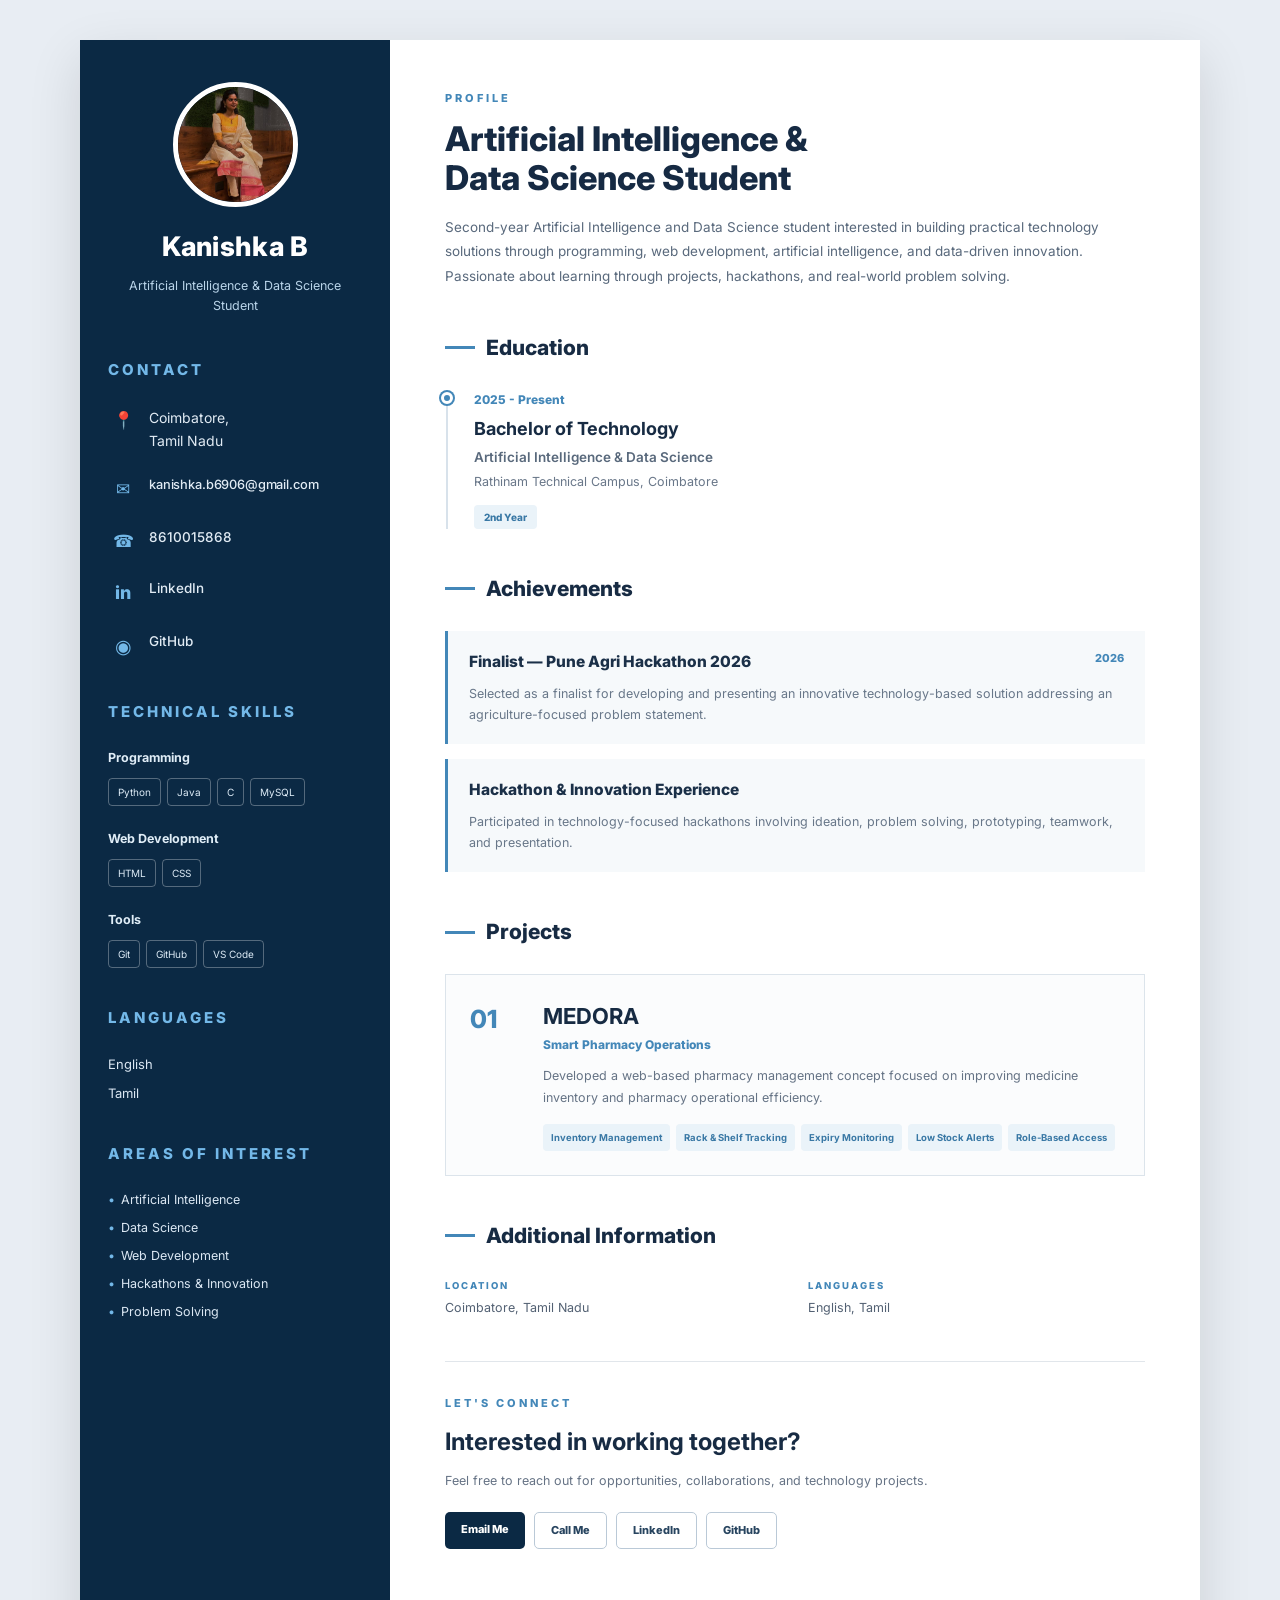
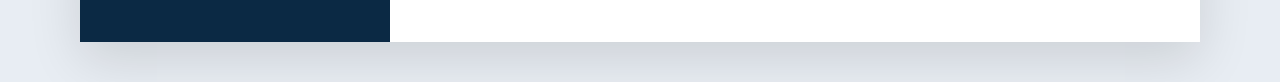
<file: index.html>
<!DOCTYPE html>
<html lang="en">

<head>

    <meta charset="UTF-8">

    <meta name="viewport" content="width=device-width, initial-scale=1.0">

    <title>Kanishka B | AI & Data Science</title>

    <!-- Google Font -->
    <link rel="preconnect" href="https://fonts.googleapis.com">
    <link rel="preconnect" href="https://fonts.gstatic.com" crossorigin>

    <link
        href="https://fonts.googleapis.com/css2?family=Inter:wght@400;500;600;700;800&display=swap"
        rel="stylesheet"
    >

    <link rel="stylesheet" href="style.css">

</head>


<body>


<div class="resume">


    <!-- =====================================================
         LEFT SIDEBAR
    ====================================================== -->

    <aside class="sidebar">


        <!-- PROFILE -->

        <div class="profile">

            <img
                src="Kanishka.jpeg"
                alt="Kanishka B"
                class="profile-photo"
            >

            <h1>
                Kanishka B
            </h1>

            <p class="designation">
                Artificial Intelligence & Data Science Student
            </p>

        </div>



        <!-- =================================================
             CONTACT
        ================================================== -->

        <div class="sidebar-section">

            <h3>CONTACT</h3>


            <!-- LOCATION -->

            <div class="contact-item">

                <span class="icon">
                    📍
                </span>

                <span class="contact-text">
                    Coimbatore,<br>
                    Tamil Nadu
                </span>

            </div>


            <!-- EMAIL -->

            <div class="contact-item">

                <span class="icon email-icon">
                    ✉
                </span>

                <a
                    href="mailto:kanishka.b6906@gmail.com"
                    class="contact-link email-link"
                >
                    kanishka.b6906@gmail.com
                </a>

            </div>


            <!-- PHONE -->

            <div class="contact-item">

                <span class="icon">
                    ☎
                </span>

                <a
                    href="tel:8610015868"
                    class="contact-link"
                >
                    8610015868
                </a>

            </div>


            <!-- LINKEDIN -->

            <div class="contact-item">

                <span class="icon linkedin-icon">
                    in
                </span>

                <a
                    href="https://www.linkedin.com/in/kanishka-b-65272b376"
                    target="_blank"
                    rel="noopener noreferrer"
                    class="contact-link"
                >
                    LinkedIn
                </a>

            </div>


            <!-- GITHUB -->

            <div class="contact-item">

                <span class="icon github-icon">
                    ◉
                </span>

                <a
                    href="https://github.com/kanishka-b06"
                    target="_blank"
                    rel="noopener noreferrer"
                    class="contact-link"
                >
                    GitHub
                </a>

            </div>


        </div>



        <!-- =================================================
             TECHNICAL SKILLS
        ================================================== -->

        <div class="sidebar-section">

            <h3>
                TECHNICAL SKILLS
            </h3>


            <div class="skill-group">

                <p>
                    Programming
                </p>

                <div class="skill-tags">

                    <span>Python</span>
                    <span>Java</span>
                    <span>C</span>
                    <span>MySQL</span>

                </div>

            </div>


            <div class="skill-group">

                <p>
                    Web Development
                </p>

                <div class="skill-tags">

                    <span>HTML</span>
                    <span>CSS</span>

                </div>

            </div>


            <div class="skill-group">

                <p>
                    Tools
                </p>

                <div class="skill-tags">

                    <span>Git</span>
                    <span>GitHub</span>
                    <span>VS Code</span>

                </div>

            </div>

        </div>



        <!-- =================================================
             LANGUAGES
        ================================================== -->

        <div class="sidebar-section">

            <h3>
                LANGUAGES
            </h3>

            <p class="language">
                English
            </p>

            <p class="language">
                Tamil
            </p>

        </div>



        <!-- =================================================
             AREAS OF INTEREST
        ================================================== -->

        <div class="sidebar-section">

            <h3>
                AREAS OF INTEREST
            </h3>

            <p class="interest">
                Artificial Intelligence
            </p>

            <p class="interest">
                Data Science
            </p>

            <p class="interest">
                Web Development
            </p>

            <p class="interest">
                Hackathons & Innovation
            </p>

            <p class="interest">
                Problem Solving
            </p>

        </div>


    </aside>



    <!-- =====================================================
         RIGHT CONTENT
    ====================================================== -->

    <main class="content">


        <!-- =================================================
             PROFILE
        ================================================== -->

        <section class="intro">

            <p class="section-label">
                PROFILE
            </p>

            <h2>
                Artificial Intelligence &<br>
                Data Science Student
            </h2>

            <p class="summary">

                Second-year Artificial Intelligence and Data Science
                student interested in building practical technology
                solutions through programming, web development,
                artificial intelligence, and data-driven innovation.
                Passionate about learning through projects, hackathons,
                and real-world problem solving.

            </p>

        </section>



        <!-- =================================================
             EDUCATION
        ================================================== -->

        <section>

            <div class="section-heading">

                <span class="line"></span>

                <h2>
                    Education
                </h2>

            </div>


            <div class="timeline-item">

                <div class="timeline-dot"></div>

                <div class="timeline-content">

                    <div class="date">
                        2025 - Present
                    </div>

                    <h3>
                        Bachelor of Technology
                    </h3>

                    <h4>
                        Artificial Intelligence & Data Science
                    </h4>

                    <p>
                        Rathinam Technical Campus, Coimbatore
                    </p>

                    <span class="status">
                        2nd Year
                    </span>

                </div>

            </div>

        </section>



        <!-- =================================================
             ACHIEVEMENTS
        ================================================== -->

        <section>

            <div class="section-heading">

                <span class="line"></span>

                <h2>
                    Achievements
                </h2>

            </div>


            <!-- ACHIEVEMENT 1 -->

            <div class="achievement">

                <div class="achievement-top">

                    <h3>
                        Finalist — Pune Agri Hackathon 2026
                    </h3>

                    <span>
                        2026
                    </span>

                </div>

                <p>

                    Selected as a finalist for developing and presenting
                    an innovative technology-based solution addressing
                    an agriculture-focused problem statement.

                </p>

            </div>


            <!-- ACHIEVEMENT 2 -->

            <div class="achievement">

                <div class="achievement-top">

                    <h3>
                        Hackathon & Innovation Experience
                    </h3>

                </div>

                <p>

                    Participated in technology-focused hackathons involving
                    ideation, problem solving, prototyping, teamwork,
                    and presentation.

                </p>

            </div>

        </section>



        <!-- =================================================
             PROJECTS
        ================================================== -->

        <section>

            <div class="section-heading">

                <span class="line"></span>

                <h2>
                    Projects
                </h2>

            </div>


            <article class="project">


                <div class="project-number">
                    01
                </div>


                <div class="project-content">

                    <h3>
                        MEDORA
                    </h3>

                    <p class="project-title">
                        Smart Pharmacy Operations
                    </p>

                    <p>

                        Developed a web-based pharmacy management concept
                        focused on improving medicine inventory and
                        pharmacy operational efficiency.

                    </p>


                    <div class="project-features">

                        <span>
                            Inventory Management
                        </span>

                        <span>
                            Rack & Shelf Tracking
                        </span>

                        <span>
                            Expiry Monitoring
                        </span>

                        <span>
                            Low Stock Alerts
                        </span>

                        <span>
                            Role-Based Access
                        </span>

                    </div>

                </div>


            </article>

        </section>



        <!-- =================================================
             ADDITIONAL INFORMATION
        ================================================== -->

        <section>

            <div class="section-heading">

                <span class="line"></span>

                <h2>
                    Additional Information
                </h2>

            </div>


            <div class="info-grid">


                <div>

                    <span class="info-label">
                        LOCATION
                    </span>

                    <p>
                        Coimbatore, Tamil Nadu
                    </p>

                </div>


                <div>

                    <span class="info-label">
                        LANGUAGES
                    </span>

                    <p>
                        English, Tamil
                    </p>

                </div>


            </div>

        </section>



        <!-- =================================================
             LET'S CONNECT
        ================================================== -->

        <section class="contact-section">

            <p class="section-label">
                LET'S CONNECT
            </p>

            <h2>
                Interested in working together?
            </h2>

            <p class="connect-description">

                Feel free to reach out for opportunities,
                collaborations, and technology projects.

            </p>


            <div class="contact-buttons">


                <a
                    href="mailto:kanishka.b6906@gmail.com"
                    class="primary-button"
                >
                    Email Me
                </a>


                <a
                    href="tel:8610015868"
                    class="secondary-button"
                >
                    Call Me
                </a>


                <a
                    href="https://www.linkedin.com/in/kanishka-b-65272b376"
                    target="_blank"
                    rel="noopener noreferrer"
                    class="secondary-button"
                >
                    LinkedIn
                </a>


                <a
                    href="https://github.com/kanishka-b06"
                    target="_blank"
                    rel="noopener noreferrer"
                    class="secondary-button"
                >
                    GitHub
                </a>


            </div>

        </section>


    </main>


</div>


</body>

</html>
</file>
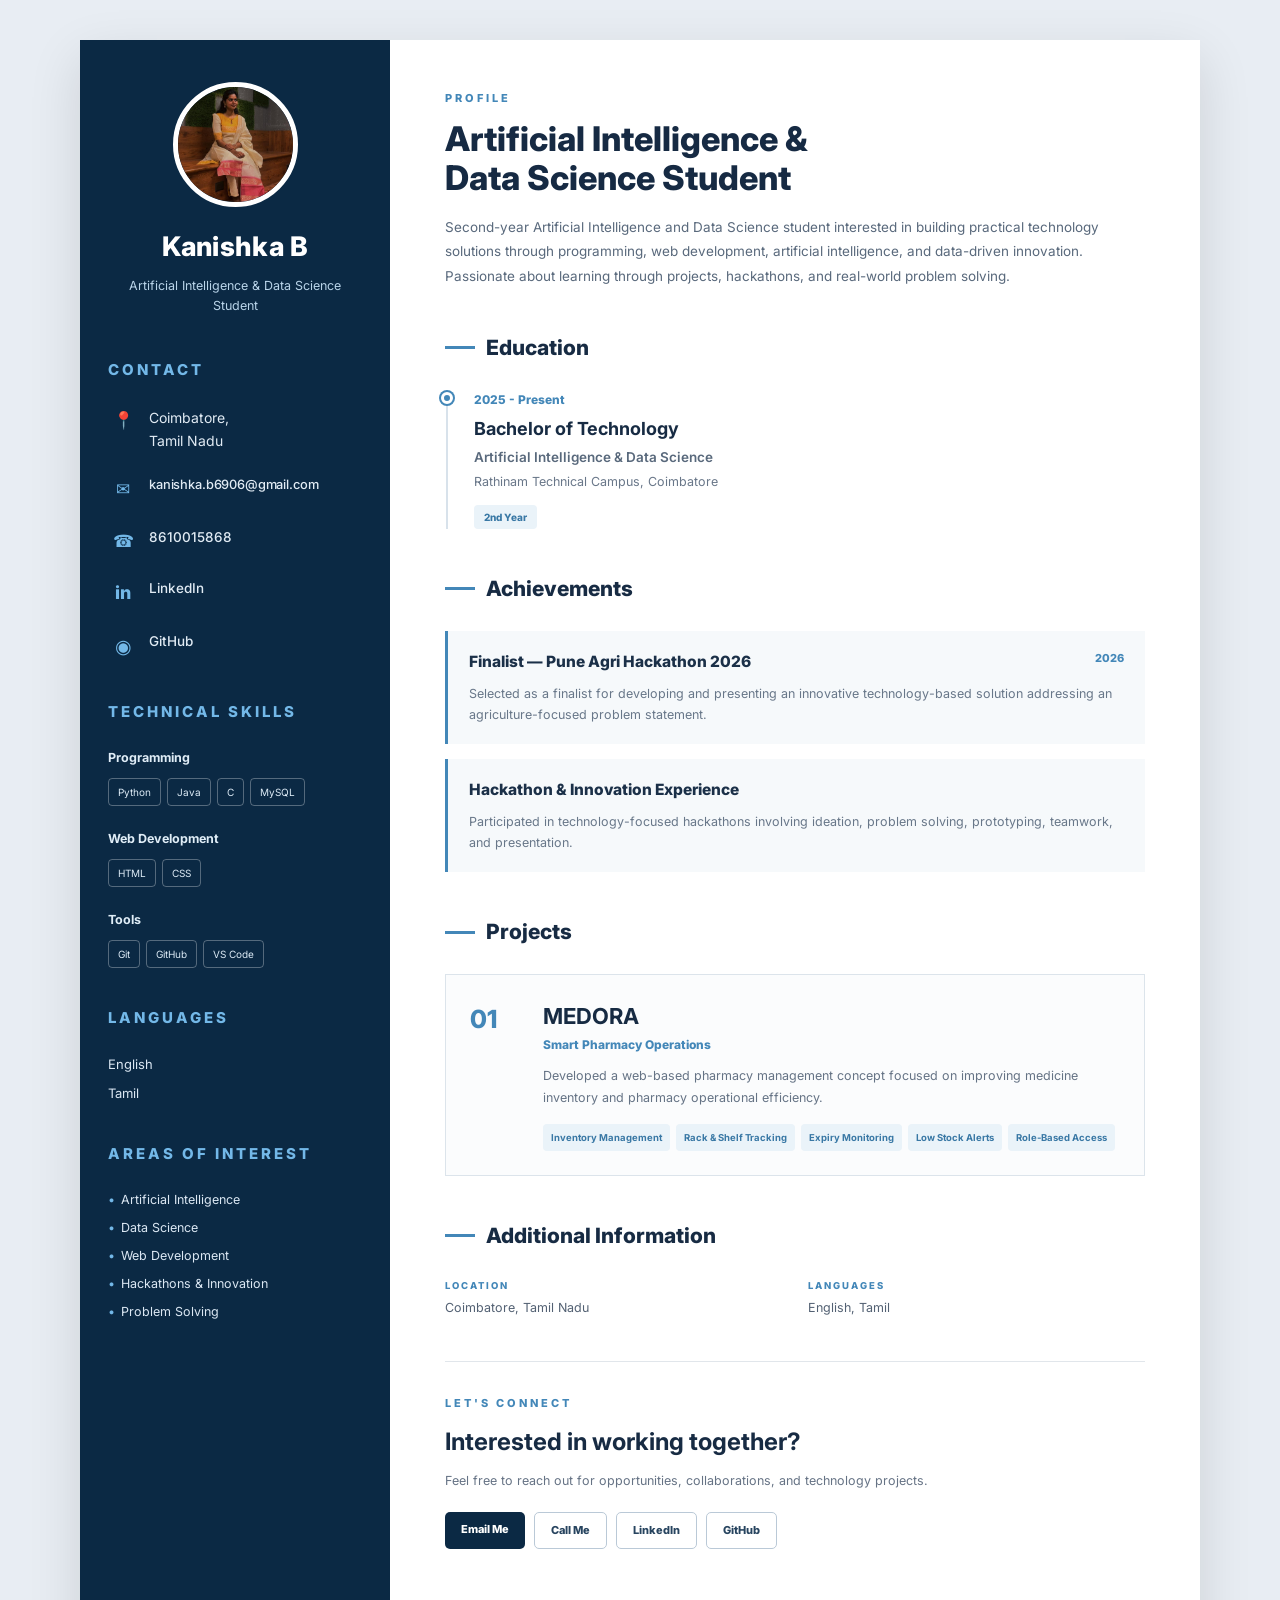
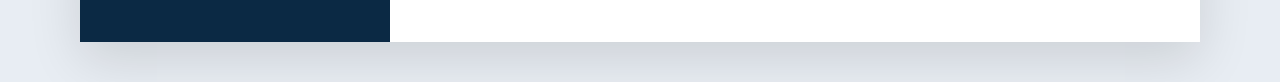
<file: web.html>
<!DOCTYPE html>
<html lang="en">

<head>

    <meta charset="UTF-8">

    <meta name="viewport" content="width=device-width, initial-scale=1.0">

    <title>Kanishka B | AI & Data Science</title>

    <!-- Google Font -->
    <link rel="preconnect" href="https://fonts.googleapis.com">
    <link rel="preconnect" href="https://fonts.gstatic.com" crossorigin>

    <link
        href="https://fonts.googleapis.com/css2?family=Inter:wght@400;500;600;700;800&display=swap"
        rel="stylesheet"
    >

    <link rel="stylesheet" href="style.css">

</head>


<body>


<div class="resume">


    <!-- =====================================================
         LEFT SIDEBAR
    ====================================================== -->

    <aside class="sidebar">


        <!-- PROFILE -->

        <div class="profile">

            <img
                src="Kanishka.jpeg"
                alt="Kanishka B"
                class="profile-photo"
            >

            <h1>
                Kanishka B
            </h1>

            <p class="designation">
                Artificial Intelligence & Data Science Student
            </p>

        </div>



        <!-- =================================================
             CONTACT
        ================================================== -->

        <div class="sidebar-section">

            <h3>CONTACT</h3>


            <!-- LOCATION -->

            <div class="contact-item">

                <span class="icon">
                    📍
                </span>

                <span class="contact-text">
                    Coimbatore,<br>
                    Tamil Nadu
                </span>

            </div>


            <!-- EMAIL -->

            <div class="contact-item">

                <span class="icon email-icon">
                    ✉
                </span>

                <a
                    href="mailto:kanishka.b6906@gmail.com"
                    class="contact-link email-link"
                >
                    kanishka.b6906@gmail.com
                </a>

            </div>


            <!-- PHONE -->

            <div class="contact-item">

                <span class="icon">
                    ☎
                </span>

                <a
                    href="tel:8610015868"
                    class="contact-link"
                >
                    8610015868
                </a>

            </div>


            <!-- LINKEDIN -->

            <div class="contact-item">

                <span class="icon linkedin-icon">
                    in
                </span>

                <a
                    href="https://www.linkedin.com/in/kanishka-b-65272b376"
                    target="_blank"
                    rel="noopener noreferrer"
                    class="contact-link"
                >
                    LinkedIn
                </a>

            </div>


            <!-- GITHUB -->

            <div class="contact-item">

                <span class="icon github-icon">
                    ◉
                </span>

                <a
                    href="https://github.com/kanishka-b06"
                    target="_blank"
                    rel="noopener noreferrer"
                    class="contact-link"
                >
                    GitHub
                </a>

            </div>


        </div>



        <!-- =================================================
             TECHNICAL SKILLS
        ================================================== -->

        <div class="sidebar-section">

            <h3>
                TECHNICAL SKILLS
            </h3>


            <div class="skill-group">

                <p>
                    Programming
                </p>

                <div class="skill-tags">

                    <span>Python</span>
                    <span>Java</span>
                    <span>C</span>
                    <span>MySQL</span>

                </div>

            </div>


            <div class="skill-group">

                <p>
                    Web Development
                </p>

                <div class="skill-tags">

                    <span>HTML</span>
                    <span>CSS</span>

                </div>

            </div>


            <div class="skill-group">

                <p>
                    Tools
                </p>

                <div class="skill-tags">

                    <span>Git</span>
                    <span>GitHub</span>
                    <span>VS Code</span>

                </div>

            </div>

        </div>



        <!-- =================================================
             LANGUAGES
        ================================================== -->

        <div class="sidebar-section">

            <h3>
                LANGUAGES
            </h3>

            <p class="language">
                English
            </p>

            <p class="language">
                Tamil
            </p>

        </div>



        <!-- =================================================
             AREAS OF INTEREST
        ================================================== -->

        <div class="sidebar-section">

            <h3>
                AREAS OF INTEREST
            </h3>

            <p class="interest">
                Artificial Intelligence
            </p>

            <p class="interest">
                Data Science
            </p>

            <p class="interest">
                Web Development
            </p>

            <p class="interest">
                Hackathons & Innovation
            </p>

            <p class="interest">
                Problem Solving
            </p>

        </div>


    </aside>



    <!-- =====================================================
         RIGHT CONTENT
    ====================================================== -->

    <main class="content">


        <!-- =================================================
             PROFILE
        ================================================== -->

        <section class="intro">

            <p class="section-label">
                PROFILE
            </p>

            <h2>
                Artificial Intelligence &<br>
                Data Science Student
            </h2>

            <p class="summary">

                Second-year Artificial Intelligence and Data Science
                student interested in building practical technology
                solutions through programming, web development,
                artificial intelligence, and data-driven innovation.
                Passionate about learning through projects, hackathons,
                and real-world problem solving.

            </p>

        </section>



        <!-- =================================================
             EDUCATION
        ================================================== -->

        <section>

            <div class="section-heading">

                <span class="line"></span>

                <h2>
                    Education
                </h2>

            </div>


            <div class="timeline-item">

                <div class="timeline-dot"></div>

                <div class="timeline-content">

                    <div class="date">
                        2025 - Present
                    </div>

                    <h3>
                        Bachelor of Technology
                    </h3>

                    <h4>
                        Artificial Intelligence & Data Science
                    </h4>

                    <p>
                        Rathinam Technical Campus, Coimbatore
                    </p>

                    <span class="status">
                        2nd Year
                    </span>

                </div>

            </div>

        </section>



        <!-- =================================================
             ACHIEVEMENTS
        ================================================== -->

        <section>

            <div class="section-heading">

                <span class="line"></span>

                <h2>
                    Achievements
                </h2>

            </div>


            <!-- ACHIEVEMENT 1 -->

            <div class="achievement">

                <div class="achievement-top">

                    <h3>
                        Finalist — Pune Agri Hackathon 2026
                    </h3>

                    <span>
                        2026
                    </span>

                </div>

                <p>

                    Selected as a finalist for developing and presenting
                    an innovative technology-based solution addressing
                    an agriculture-focused problem statement.

                </p>

            </div>


            <!-- ACHIEVEMENT 2 -->

            <div class="achievement">

                <div class="achievement-top">

                    <h3>
                        Hackathon & Innovation Experience
                    </h3>

                </div>

                <p>

                    Participated in technology-focused hackathons involving
                    ideation, problem solving, prototyping, teamwork,
                    and presentation.

                </p>

            </div>

        </section>



        <!-- =================================================
             PROJECTS
        ================================================== -->

        <section>

            <div class="section-heading">

                <span class="line"></span>

                <h2>
                    Projects
                </h2>

            </div>


            <article class="project">


                <div class="project-number">
                    01
                </div>


                <div class="project-content">

                    <h3>
                        MEDORA
                    </h3>

                    <p class="project-title">
                        Smart Pharmacy Operations
                    </p>

                    <p>

                        Developed a web-based pharmacy management concept
                        focused on improving medicine inventory and
                        pharmacy operational efficiency.

                    </p>


                    <div class="project-features">

                        <span>
                            Inventory Management
                        </span>

                        <span>
                            Rack & Shelf Tracking
                        </span>

                        <span>
                            Expiry Monitoring
                        </span>

                        <span>
                            Low Stock Alerts
                        </span>

                        <span>
                            Role-Based Access
                        </span>

                    </div>

                </div>


            </article>

        </section>



        <!-- =================================================
             ADDITIONAL INFORMATION
        ================================================== -->

        <section>

            <div class="section-heading">

                <span class="line"></span>

                <h2>
                    Additional Information
                </h2>

            </div>


            <div class="info-grid">


                <div>

                    <span class="info-label">
                        LOCATION
                    </span>

                    <p>
                        Coimbatore, Tamil Nadu
                    </p>

                </div>


                <div>

                    <span class="info-label">
                        LANGUAGES
                    </span>

                    <p>
                        English, Tamil
                    </p>

                </div>


            </div>

        </section>



        <!-- =================================================
             LET'S CONNECT
        ================================================== -->

        <section class="contact-section">

            <p class="section-label">
                LET'S CONNECT
            </p>

            <h2>
                Interested in working together?
            </h2>

            <p class="connect-description">

                Feel free to reach out for opportunities,
                collaborations, and technology projects.

            </p>


            <div class="contact-buttons">


                <a
                    href="mailto:kanishka.b6906@gmail.com"
                    class="primary-button"
                >
                    Email Me
                </a>


                <a
                    href="tel:8610015868"
                    class="secondary-button"
                >
                    Call Me
                </a>


                <a
                    href="https://www.linkedin.com/in/kanishka-b-65272b376"
                    target="_blank"
                    rel="noopener noreferrer"
                    class="secondary-button"
                >
                    LinkedIn
                </a>


                <a
                    href="https://github.com/kanishka-b06"
                    target="_blank"
                    rel="noopener noreferrer"
                    class="secondary-button"
                >
                    GitHub
                </a>


            </div>

        </section>


    </main>


</div>


</body>

</html>
</file>
<file: style.css>
/* =========================================================
   RESET
========================================================= */

* {
    margin: 0;
    padding: 0;
    box-sizing: border-box;
}


/* =========================================================
   BODY
========================================================= */

body {
    font-family: "Inter", sans-serif;
    background: #e8edf3;
    color: #172033;
    line-height: 1.6;
}


/* =========================================================
   MAIN RESUME
========================================================= */

.resume {
    width: 1120px;
    max-width: 95%;
    margin: 40px auto;

    display: grid;

    grid-template-columns: 310px 1fr;

    background: #ffffff;

    box-shadow:
        0 18px 50px rgba(0, 0, 0, 0.12);
}


/* =========================================================
   LEFT SIDEBAR
========================================================= */

.sidebar {
    background: #0b2944;

    color: #ffffff;

    padding: 42px 28px;

    min-height: 100%;
}


/* =========================================================
   PROFILE
========================================================= */

.profile {
    text-align: center;

    margin-bottom: 42px;
}


.profile-photo {
    width: 125px;
    height: 125px;

    object-fit: cover;

    border-radius: 50%;

    border: 5px solid #ffffff;

    margin-bottom: 18px;

    display: block;

    margin-left: auto;
    margin-right: auto;
}


.profile h1 {
    font-size: 27px;

    font-weight: 800;

    letter-spacing: 0.3px;

    margin-bottom: 8px;
}


.designation {
    font-size: 12.5px;

    line-height: 1.6;

    color: #b9d4e9;

    max-width: 230px;

    margin: auto;
}


/* =========================================================
   SIDEBAR SECTIONS
========================================================= */

.sidebar-section {
    margin-bottom: 38px;
}


.sidebar-section h3 {
    color: #73b8e8;

    font-size: 15px;

    letter-spacing: 3px;

    font-weight: 800;

    margin-bottom: 24px;
}


/* =========================================================
   CONTACT
========================================================= */

.contact-item {
    display: flex;

    align-items: flex-start;

    gap: 11px;

    margin-bottom: 23px;

    min-width: 0;
}


.icon {
    width: 30px;

    min-width: 30px;

    color: #73b8e8;

    font-size: 17px;

    text-align: center;

    padding-top: 1px;
}


/* =========================================================
   CONTACT TEXT
========================================================= */

.contact-text {
    color: #e1ebf4;

    font-size: 14px;

    line-height: 1.65;
}


/*
   IMPORTANT:
   Prevent email from becoming blue/purple.
*/

.contact-link {
    color: #e1ebf4;

    text-decoration: none;

    font-size: 13.5px;

    font-weight: 500;

    line-height: 1.5;

    white-space: nowrap;

    transition:
        color 0.25s ease,
        transform 0.25s ease;
}


.contact-link:hover {
    color: #ffffff;
}


/* Email */

.email-link {
    font-size: 12.8px;

    letter-spacing: -0.15px;
}


/* LinkedIn */

.linkedin-icon {
    font-weight: 800;

    font-size: 18px;
}


/* GitHub */

.github-icon {
    font-size: 19px;
}


/* =========================================================
   TECHNICAL SKILLS
========================================================= */

.skill-group {
    margin-bottom: 23px;
}


.skill-group p {
    font-size: 12.5px;

    font-weight: 700;

    color: #e0edf7;

    margin-bottom: 10px;
}


.skill-tags {
    display: flex;

    flex-wrap: wrap;

    gap: 6px;
}


.skill-tags span {
    border: 1px solid rgba(255, 255, 255, 0.30);

    color: #dceaf5;

    padding: 5px 9px;

    border-radius: 4px;

    font-size: 10px;

    transition:
        background 0.25s ease,
        border-color 0.25s ease;
}


.skill-tags span:hover {
    background: rgba(255, 255, 255, 0.08);

    border-color: #73b8e8;
}


/* =========================================================
   LANGUAGES
========================================================= */

.language {
    color: #dbe7f3;

    font-size: 13px;

    margin-bottom: 8px;
}


/* =========================================================
   AREAS OF INTEREST
========================================================= */

.interest {
    color: #dbe7f3;

    font-size: 12.5px;

    margin-bottom: 8px;

    padding-left: 13px;

    position: relative;
}


.interest::before {
    content: "•";

    position: absolute;

    left: 0;

    color: #73b8e8;
}


/* =========================================================
   RIGHT CONTENT
========================================================= */

.content {
    background: #ffffff;

    padding: 50px 55px;
}


/* =========================================================
   PROFILE
========================================================= */

.intro {
    margin-bottom: 43px;
}


.section-label {
    font-size: 11px;

    font-weight: 800;

    letter-spacing: 3px;

    color: #4387b8;

    margin-bottom: 11px;
}


.intro h2 {
    font-size: 34px;

    line-height: 1.17;

    color: #162a43;

    margin-bottom: 17px;

    font-weight: 800;
}


.summary {
    color: #59697c;

    font-size: 13.5px;

    max-width: 720px;

    line-height: 1.8;
}


/* =========================================================
   CONTENT SECTIONS
========================================================= */

.content section {
    margin-bottom: 43px;
}


.section-heading {
    display: flex;

    align-items: center;

    gap: 11px;

    margin-bottom: 25px;
}


.section-heading .line {
    width: 30px;

    height: 3px;

    background: #4387b8;

    flex-shrink: 0;
}


.section-heading h2 {
    font-size: 21px;

    color: #172b43;

    font-weight: 800;
}


/* =========================================================
   EDUCATION TIMELINE
========================================================= */

.timeline-item {
    position: relative;

    padding-left: 26px;

    border-left: 2px solid #d8e2eb;

    margin-left: 1px;
}


.timeline-dot {
    position: absolute;

    left: -7px;

    top: 2px;

    width: 12px;

    height: 12px;

    border-radius: 50%;

    background: #4387b8;

    border: 3px solid #ffffff;

    box-shadow:
        0 0 0 2px #4387b8;
}


.date {
    color: #4387b8;

    font-size: 12px;

    font-weight: 800;

    margin-bottom: 6px;
}


.timeline-content h3 {
    font-size: 18px;

    color: #172b43;

    margin-bottom: 3px;
}


.timeline-content h4 {
    font-size: 13.5px;

    color: #59697c;

    font-weight: 600;

    margin-bottom: 4px;
}


.timeline-content p {
    font-size: 12.5px;

    color: #697789;

    margin-bottom: 11px;
}


.status {
    display: inline-block;

    background: #eaf3f9;

    color: #3978a5;

    padding: 4px 10px;

    border-radius: 4px;

    font-size: 10px;

    font-weight: 800;
}


/* =========================================================
   ACHIEVEMENTS
========================================================= */

.achievement {
    padding: 19px 21px;

    border-left: 3px solid #4387b8;

    background: #f6f9fb;

    margin-bottom: 15px;

    transition:
        transform 0.25s ease,
        box-shadow 0.25s ease;
}


.achievement:hover {
    transform: translateX(3px);

    box-shadow:
        0 5px 18px rgba(0, 0, 0, 0.06);
}


.achievement-top {
    display: flex;

    justify-content: space-between;

    align-items: flex-start;

    gap: 20px;

    margin-bottom: 8px;
}


.achievement h3 {
    color: #1b3048;

    font-size: 15.5px;

    font-weight: 800;
}


.achievement-top span {
    color: #4387b8;

    font-size: 11px;

    font-weight: 800;

    white-space: nowrap;
}


.achievement p {
    color: #687789;

    font-size: 12.5px;

    line-height: 1.7;
}


/* =========================================================
   PROJECT
========================================================= */

.project {
    display: grid;

    grid-template-columns: 55px 1fr;

    gap: 18px;

    border: 1px solid #dce4eb;

    padding: 24px;

    background: #fbfcfd;

    transition:
        transform 0.25s ease,
        box-shadow 0.25s ease;
}


.project:hover {
    transform: translateY(-2px);

    box-shadow:
        0 8px 25px rgba(0, 0, 0, 0.06);
}


.project-number {
    font-size: 25px;

    color: #4387b8;

    font-weight: 800;
}


.project-content h3 {
    font-size: 22px;

    color: #172b43;

    margin-bottom: 1px;
}


.project-title {
    color: #4387b8;

    font-size: 12px;

    font-weight: 800;

    margin-bottom: 11px;
}


.project-content > p:not(.project-title) {
    font-size: 12.5px;

    color: #657385;

    line-height: 1.7;

    margin-bottom: 16px;
}


.project-features {
    display: flex;

    flex-wrap: wrap;

    gap: 6px;
}


.project-features span {
    background: #eaf3f9;

    color: #3978a5;

    padding: 6px 8px;

    border-radius: 4px;

    font-size: 9.5px;

    font-weight: 700;
}


/* =========================================================
   ADDITIONAL INFORMATION
========================================================= */

.info-grid {
    display: grid;

    grid-template-columns: 1fr 1fr;

    gap: 25px;
}


.info-label {
    display: block;

    font-size: 9.5px;

    letter-spacing: 2px;

    font-weight: 800;

    color: #4387b8;

    margin-bottom: 5px;
}


.info-grid p {
    color: #536173;

    font-size: 12.5px;
}


/* =========================================================
   LET'S CONNECT
========================================================= */

.contact-section {
    border-top: 1px solid #e1e6eb;

    padding-top: 33px;
}


.contact-section h2 {
    font-size: 24px;

    color: #172b43;

    margin-bottom: 9px;
}


.connect-description {
    color: #667385;

    font-size: 12.5px;

    margin-bottom: 21px;
}


/* =========================================================
   BUTTONS
========================================================= */

.contact-buttons {
    display: flex;

    flex-wrap: wrap;

    gap: 9px;
}


.contact-buttons a {
    text-decoration: none;

    padding: 9px 16px;

    border-radius: 5px;

    font-size: 11px;

    font-weight: 800;

    transition:
        background 0.25s ease,
        border-color 0.25s ease,
        transform 0.25s ease;
}


.contact-buttons a:hover {
    transform: translateY(-2px);
}


.primary-button {
    background: #0b2944;

    color: #ffffff;
}


.primary-button:hover {
    background: #173f60;
}


.secondary-button {
    border: 1px solid #bac9d7;

    color: #27445f;

    background: #ffffff;
}


.secondary-button:hover {
    background: #edf4f8;

    border-color: #4387b8;
}


/* =========================================================
   RESPONSIVE
========================================================= */

@media (max-width: 950px) {

    .resume {
        grid-template-columns: 1fr;

        width: 95%;
    }


    .sidebar {
        min-height: auto;
    }


    .profile {
        margin-bottom: 35px;
    }


    .content {
        padding: 40px;
    }

}


@media (max-width: 600px) {

    .resume {
        width: 100%;

        max-width: 100%;

        margin: 0;
    }


    .sidebar {
        padding: 35px 25px;
    }


    .content {
        padding: 30px 24px;
    }


    .intro h2 {
        font-size: 27px;
    }


    .summary {
        font-size: 13px;
    }


    .achievement-top {
        flex-direction: column;

        gap: 4px;
    }


    .info-grid {
        grid-template-columns: 1fr;

        gap: 18px;
    }


    .project {
        grid-template-columns: 1fr;

        gap: 6px;
    }


    .project-number {
        font-size: 22px;
    }


    .contact-link {
        white-space: normal;
    }


    .email-link {
        font-size: 13px;

        word-break: break-word;
    }

}


/* =========================================================
   PRINT / A4
========================================================= */

@media print {

    @page {
        size: A4;
        margin: 0;
    }


    body {
        background: #ffffff;
    }


    .resume {
        width: 100%;

        max-width: none;

        margin: 0;

        box-shadow: none;
    }


    .sidebar {
        -webkit-print-color-adjust: exact;

        print-color-adjust: exact;
    }


    .contact-link {
        color: #e1ebf4;

        text-decoration: none;
    }


    .achievement,
    .project {
        break-inside: avoid;
    }


    .contact-buttons {
        display: none;
    }

}
</file>
